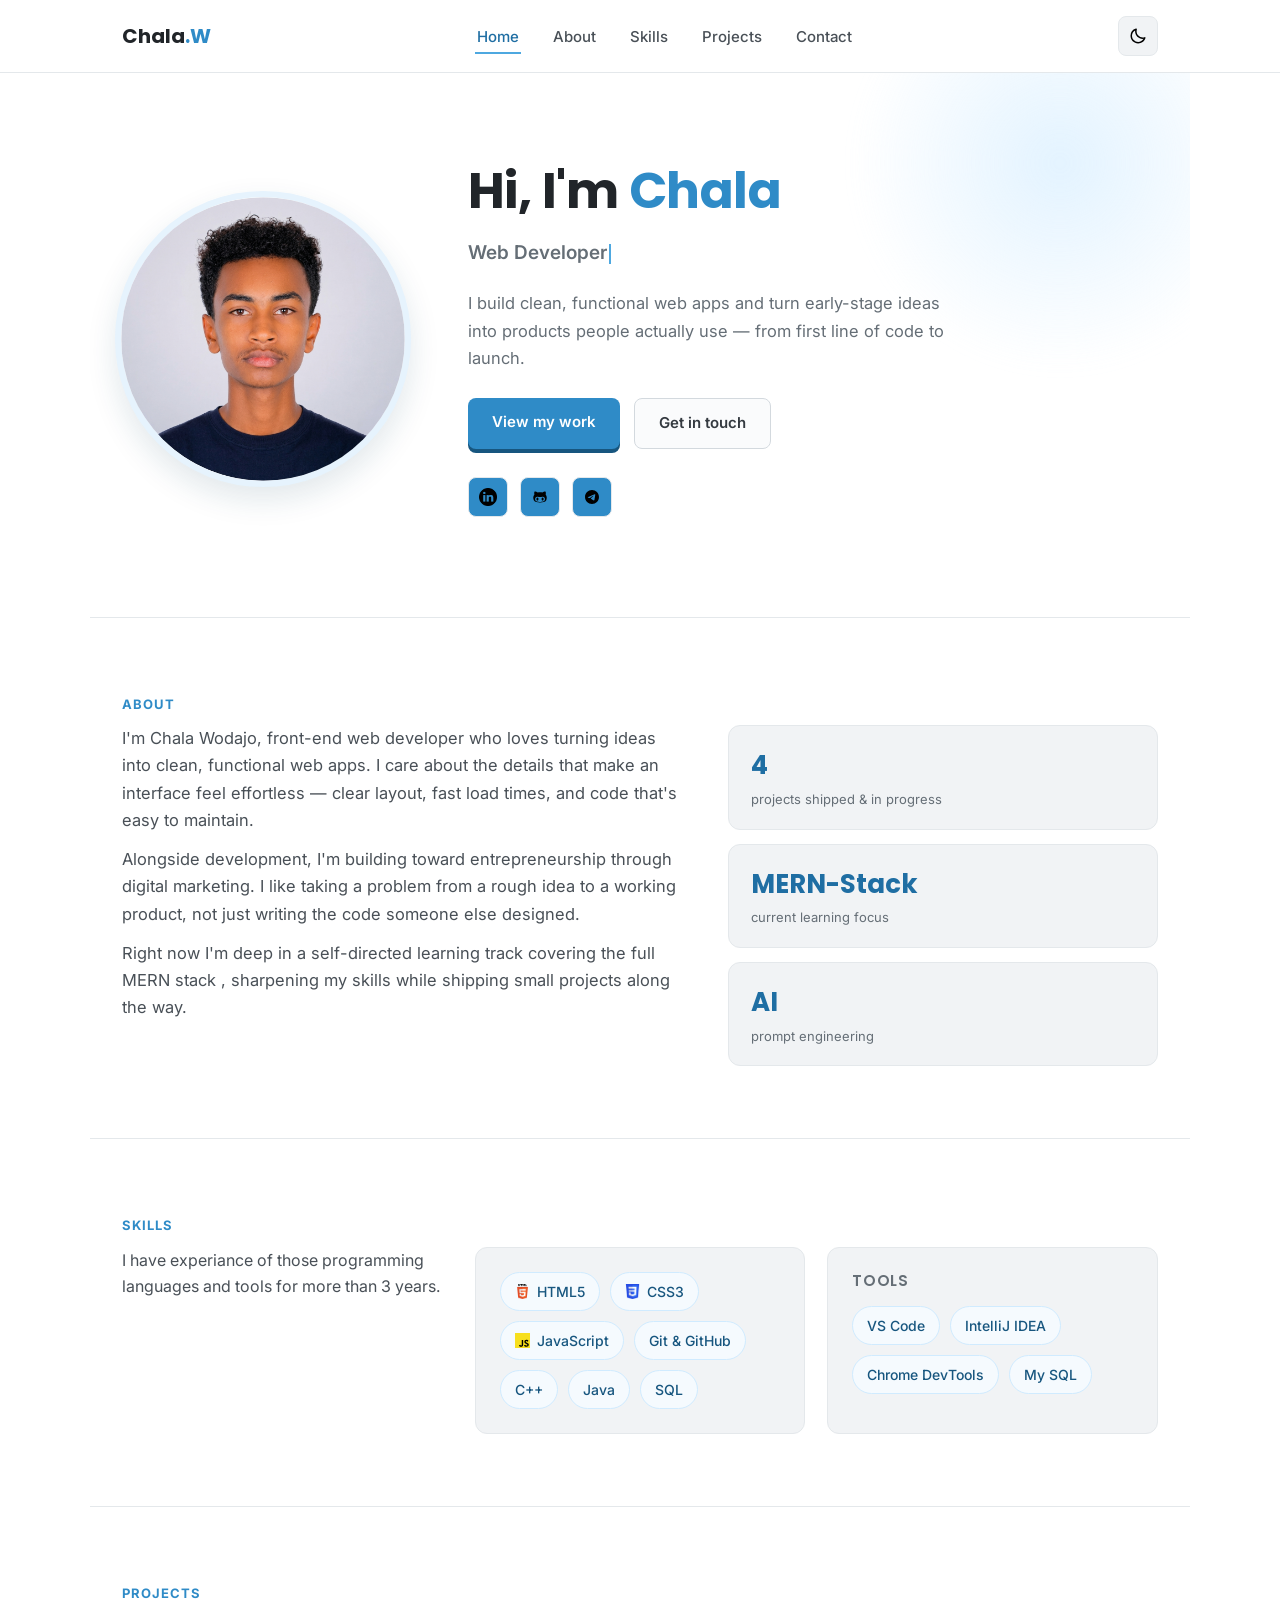
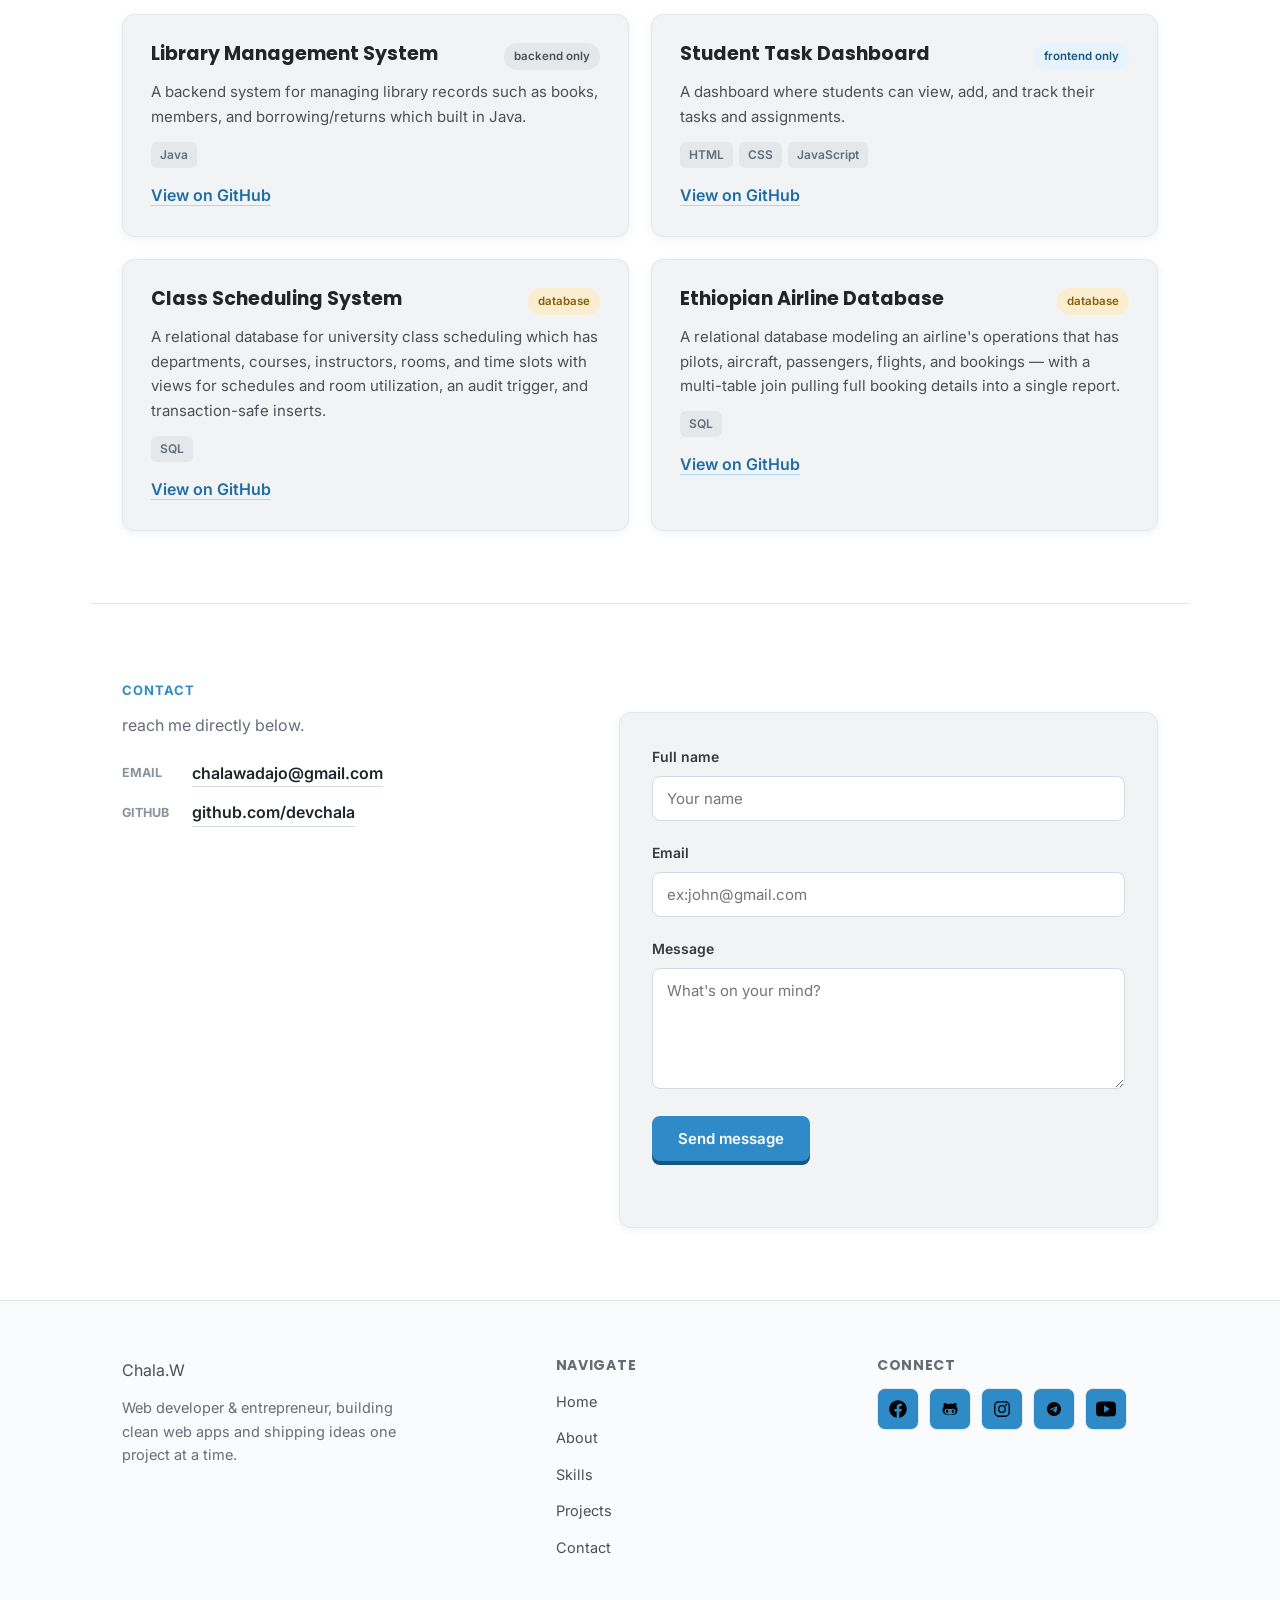
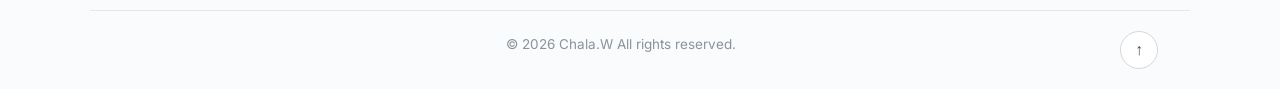
<file: index.html>
<!doctype html>
<html lang="en">
  <head>
    <meta
      name="google-site-verification"
      content="bfloqedykIVZ8n2XJBo2Yd0382E42iGwDVZKL_Lngfw"
    />
    <meta charset="UTF-8" />
    <meta name="viewport" content="width=device-width, initial-scale=1.0" />
    <title>Chala Wodajo | Portfolio</title>
    <meta
      name="google-site-verification"
      content="bfloqedykIVZ8n2XJBo2Yd0382E42iGwDVZKL_Lngfw"
    />
    <link rel="preconnect" href="https://fonts.googleapis.com" />
    <link rel="preconnect" href="https://fonts.gstatic.com" crossorigin />
    <link
      href="https://fonts.googleapis.com/css2?family=Poppins:wght@500;600;700&family=Inter:wght@400;500;600;700&display=swap"
      rel="stylesheet"
    />

    <link rel="stylesheet" href="style.css" />
  </head>
  <body>
    <header class="header">
      <nav class="navbar">
        <a href="#home" class="logo">Chala<span>.W</span></a>

        <ul id="navList">
          <li><a class="nav-link" href="#home">Home</a></li>
          <li><a class="nav-link" href="#about">About</a></li>
          <li><a class="nav-link" href="#skills">Skills</a></li>
          <li><a class="nav-link" href="#projects">Projects</a></li>
          <li><a class="nav-link" href="#contact">Contact</a></li>
        </ul>
        <div class="nav-actions">
          <button
            id="themeToggle"
            class="theme-toggle"
            aria-label="Toggle dark mode"
            aria-pressed="false"
          >
            <img src="image/moon.svg" alt="" class="icon-moon" />
            <img src="image/sun.svg" alt="" class="icon-sun" />
          </button>

          <button
            id="navToggle"
            class="nav-toggle"
            aria-label="Toggle navigation menu"
            aria-expanded="false"
          >
            <span></span>
          </button>
        </div>
      </nav>
    </header>

    <main>
      <section id="home" class="hero">
        <div class="hero-glow" aria-hidden="true"></div>
        <div class="hero-image">
          <img
            src="image/Chala-Wodajo.jpeg"
            alt="Chala-Wodajo"
            class="profilepic"
          />
        </div>

        <div class="hero-text">
          <h1>Hi, I'm <span class="accent">Chala</span></h1>
          <p class="role">
            <span id="typewriter"></span
            ><span class="cursor" aria-hidden="true"></span>
          </p>
          <p class="lede">
            I build clean, functional web apps and turn early-stage ideas into
            products people actually use — from first line of code to launch.
          </p>

          <div class="cta-row">
            <a href="#projects" class="btn btn-primary">View my work</a>
            <a href="#contact" class="btn btn-ghost">Get in touch</a>
          </div>

          <div class="social-row" aria-label="Social links">
            <!-- FACEBOOK -->
            <a
              href="https://www.linkedin.com/in/chalawodajo"
              target="_blank"
              rel="noopener"
              aria-label="linkedin"
            >
              <img src="image/linkedin.png" alt="linkedin icon" width="18" />
            </a>
            <!-- GITHUB -->
            <a
              href="https://github.com/devchala"
              target="_blank"
              rel="noopener"
              aria-label="GitHub"
            >
              <img src="image/github.svg" alt="" width="18" />
            </a>

            <!-- TELEGRAM -->
            <a
              href="https://t.me/realcwb"
              target="_blank"
              rel="noopener"
              aria-label="Telegram"
            >
              <img src="image/telegram.svg" alt="" width="18" />
            </a>
          </div>
        </div>
      </section>
      <section id="about" class="block reveal">
        <span class="eyebrow">About</span>
        <div class="about-grid">
          <div>
            <p>
              I'm Chala Wodajo, front-end web developer who loves turning ideas
              into clean, functional web apps. I care about the details that
              make an interface feel effortless — clear layout, fast load times,
              and code that's easy to maintain.
            </p>
            <p>
              Alongside development, I'm building toward entrepreneurship
              through digital marketing. I like taking a problem from a rough
              idea to a working product, not just writing the code someone else
              designed.
            </p>
            <p>
              Right now I'm deep in a self-directed learning track covering the
              full MERN stack , sharpening my skills while shipping small
              projects along the way.
            </p>
          </div>

          <div class="stat-list">
            <div class="stat-card">
              <span class="stat-num">4</span>
              <span class="stat-label">projects shipped &amp; in progress</span>
            </div>
            <div class="stat-card">
              <span class="stat-num">MERN-Stack</span>
              <span class="stat-label">current learning focus</span>
            </div>
            <div class="stat-card">
              <span class="stat-num">AI</span>
              <span class="stat-label">prompt engineering</span>
            </div>
          </div>
        </div>
      </section>

      <section id="skills" class="block reveal">
        <span class="eyebrow">Skills</span>
        <div class="skills-groups">
          <p>
            I have experiance of those programming languages and tools for more
            than 3 years.
          </p>

          <div class="skill-card">
            <ul class="tag-list">
              <li>
                <img src="image/HTML5_logo.webp" alt="" class="tag-icon" />HTML5
              </li>
              <li>
                <img src="image/CSS3_logo.webp" alt="" class="tag-icon" />CSS3
              </li>
              <li>
                <img
                  src="image/javascript-logo.svg"
                  alt=""
                  class="tag-icon"
                />JavaScript
              </li>
              <li>Git &amp; GitHub</li>
              <li>C++</li>
              <li>Java</li>
              <li>SQL</li>
            </ul>
          </div>

          <div class="skill-card">
            <h3>Tools</h3>
            <ul class="tag-list">
              <li>VS Code</li>
              <li>IntelliJ IDEA</li>
              <li>Chrome DevTools</li>
              <li>My SQL</li>
            </ul>
          </div>
        </div>
      </section>
      <section id="projects" class="block reveal">
        <span class="eyebrow">Projects</span>
        <div class="project-grid">
          <div class="project-box">
            <div class="project-top">
              <h3>Library Management System</h3>
              <span class="status-pill">backend only</span>
            </div>
            <p>
              A backend system for managing library records such as books,
              members, and borrowing/returns which built in Java.
            </p>
            <div class="project-stack"><span>Java</span></div>
            <a
              href="https://github.com/devchala/library-management-system-java"
              target="_blank"
              rel="noopener"
              class="project-link"
            >
              View on GitHub
            </a>
          </div>

          <div class="project-box">
            <div class="project-top">
              <h3>Student Task Dashboard</h3>
              <span class="status-pill status-front">frontend only</span>
            </div>
            <p>
              A dashboard where students can view, add, and track their tasks
              and assignments.
            </p>
            <div class="project-stack">
              <span>HTML</span><span>CSS</span><span>JavaScript</span>
            </div>
            <a
              href="https://github.com/devchala/chala-student-task-dashboard"
              target="_blank"
              rel="noopener"
              class="project-link"
            >
              View on GitHub
            </a>
          </div>

          <div class="project-box">
            <div class="project-top">
              <h3>Class Scheduling System</h3>
              <span class="status-pill status-db">database</span>
            </div>
            <p>
              A relational database for university class scheduling which has
              departments, courses, instructors, rooms, and time slots with
              views for schedules and room utilization, an audit trigger, and
              transaction-safe inserts.
            </p>
            <div class="project-stack"><span>SQL</span></div>
            <a
              href="https://github.com/devchala/Library-Management-System-SQL"
              target="_blank"
              rel="noopener"
              class="project-link"
            >
              View on GitHub
            </a>
          </div>

          <div class="project-box">
            <div class="project-top">
              <h3>Ethiopian Airline Database</h3>
              <span class="status-pill status-db">database</span>
            </div>
            <p>
              A relational database modeling an airline's operations that has
              pilots, aircraft, passengers, flights, and bookings — with a
              multi-table join pulling full booking details into a single
              report.
            </p>
            <div class="project-stack"><span>SQL</span></div>
            <a
              href="https://github.com/devchala/Ethiopian_Airline_System_Demo"
              target="_blank"
              rel="noopener"
              class="project-link"
            >
              View on GitHub
            </a>
          </div>
        </div>
      </section>

      <section id="contact" class="block reveal">
        <span class="eyebrow">Contact</span>
        <div class="contact-layout">
          <div class="contact-intro">
            <p>reach me directly below.</p>
            <ul class="contact-direct">
              <li>
                <span class="k">Email</span>
                <a href="mailto:chalawadajo@gmail.com">chalawadajo@gmail.com</a>
              </li>
              <li>
                <span class="k">GitHub</span>
                <a
                  href="https://github.com/devchala"
                  target="_blank"
                  rel="noopener"
                  >github.com/devchala</a
                >
              </li>
            </ul>
          </div>

          <form id="contactForm" class="contact-form" novalidate>
            <div class="form-group">
              <label for="fullName">Full name</label>
              <input
                type="text"
                id="fullName"
                name="fullName"
                placeholder="Your name"
                required
              />
            </div>

            <div class="form-group">
              <label for="email">Email</label>
              <input
                type="email"
                id="email"
                name="email"
                placeholder="ex:john@gmail.com"
                required
              />
            </div>

            <div class="form-group">
              <label for="message">Message</label>
              <textarea
                id="message"
                name="message"
                rows="5"
                placeholder="What's on your mind?"
                required
              ></textarea>
            </div>

            <button type="submit" class="btn-submit">
              <span class="btn-label">Send message</span>
            </button>
            <p id="formStatus" class="form-status" aria-live="polite"></p>
          </form>
        </div>
      </section>
    </main>

    <footer class="footer">
      <div class="footer-inner">
        <div class="footer-brand">
          <a href="#home" class="logo">Chala<span>.W</span></a>
          <p>
            Web developer & entrepreneur, building clean web apps and shipping
            ideas one project at a time.
          </p>
        </div>

        <div class="footer-links">
          <h4>Navigate</h4>
          <ul>
            <li><a href="#home">Home</a></li>
            <li><a href="#about">About</a></li>
            <li><a href="#skills">Skills</a></li>
            <li><a href="#projects">Projects</a></li>
            <li><a href="#contact">Contact</a></li>
          </ul>
        </div>

        <div class="footer-connect">
          <h4>Connect</h4>
          <div class="social">
            <!-- FACEBOOK -->
            <a
              href="https://web.facebook.com/profile.php?id=100081140001787"
              target="_blank"
              rel="noopener"
              aria-label="Facebook"
            >
              <img src="image/facebook.svg" alt="" width="20" />
            </a>
            <!-- GITHUB -->
            <a
              href="https://github.com/devchala"
              target="_blank"
              rel="noopener"
              aria-label="GitHub"
            >
              <img src="image/github.svg" alt="" width="20" />
            </a>

            <!-- INSTAGRAM -->
            <a
              href="https://www.instagram.com/the.dreamer2006?igsi=eGtkYTA4N21scnFs"
              target="_blank"
              rel="noopener"
              aria-label="Instagram"
            >
              <img src="image/instagram.svg" alt="" width="18" />
            </a>
            <!-- TELEGRAM -->
            <a
              href="https://t.me/realcwb"
              target="_blank"
              rel="noopener"
              aria-label="Telegram"
            >
              <img src="image/telegram.svg" alt="" width="18" />
            </a>

            <!-- YOUTUBE -->
            <a
              href="https://www.youtube.com/@devchala1"
              target="_blank"
              rel="noopener"
              aria-label="YouTube"
            >
              <img src="image/youtube.svg" alt="" width="20" />
            </a>
          </div>
        </div>
      </div>

      <div class="footer-bottom">
        <p id="footer-bottom-note">
          &copy; <span id="year"></span> Chala.W All rights reserved.
        </p>
        <button id="backToTop" class="back-to-top" aria-label="Back to top">
          ↑
        </button>
      </div>
    </footer>

    <script src="script.js"></script>
  </body>
</html>
</file>
<file: style.css>
/* ==========================================================
   TOKENS
   Primary scale derived from #D0EBFF · Gray scale from #F1F3F5
   ========================================================== */
:root {
  --primary-50: #f5fafe;
  --primary-100: #e6f3fd;
  --primary-200: #d0ebff;
  --primary-300: #a8d9fb;
  --primary-400: #7cc2f0;
  --primary-500: #4ea8e0;
  --primary-600: #2f8bc7;
  --primary-700: #1f6ea3;
  --primary-800: #17567f;
  --primary-900: #123f5c;

  --gray-50: #fafbfc;
  --gray-100: #f1f3f5;
  --gray-200: #e4e8eb;
  --gray-300: #d3d9de;
  --gray-400: #b0b8bf;
  --gray-500: #8a939b;
  --gray-600: #656e76;
  --gray-700: #495057;
  --gray-800: #343a40;
  --gray-900: #212529;

  --white: #ffffff;

  --font-display: "Poppins", "Segoe UI", sans-serif;
  --font-body: "Inter", "Segoe UI", sans-serif;

  --radius-sm: 8px;
  --radius-md: 12px;
  --radius-lg: 20px;
  --maxw: 1100px;

  --shadow-sm: 0 2px 8px rgba(18, 63, 92, 0.07);
  --shadow-md: 0 12px 28px rgba(18, 63, 92, 0.12);

  --transition-theme:
    background-color 0.3s ease, color 0.3s ease, border-color 0.3s ease;
}

/* ---- Dark mode: same tokens, inverted scale ---- */
[data-theme="dark"] {
  --white: #0e1318;

  --gray-50: #151b21;
  --gray-100: #1b222a;
  --gray-200: #262e37;
  --gray-300: #333d47;
  --gray-400: #4b5661;
  --gray-500: #6b7680;
  --gray-600: #8b96a0;
  --gray-700: #c3cbd1;
  --gray-800: #dbe1e5;
  --gray-900: #f4f6f8;

  --primary-50: #16324a;
  --primary-100: #123f5c;
  --primary-200: #17567f;
  --primary-300: #1f6ea3;
  --primary-400: #2f8bc7;
  --primary-500: #4ea8e0;
  --primary-600: #7cc2f0;
  --primary-700: #a8d9fb;
  --primary-800: #d0ebff;
  --primary-900: #e6f3fd;

  --shadow-sm: 0 2px 10px rgba(0, 0, 0, 0.35);
  --shadow-md: 0 14px 32px rgba(0, 0, 0, 0.5);
}

* {
  box-sizing: border-box;
}
html {
  scroll-behavior: smooth;
}

body {
  margin: 0;
  font-family: var(--font-body);
  color: var(--gray-700);
  background: var(--white);
  line-height: 1.65;
  -webkit-font-smoothing: antialiased;
  transition: var(--transition-theme);
}

img {
  max-width: 100%;
  display: block;
}
a {
  color: inherit;
  text-decoration: none;
}
ul {
  margin: 0;
  padding: 0;
  list-style: none;
}

h1,
h2,
h3,
h4 {
  font-family: var(--font-display);
  color: var(--gray-900);
  margin: 0 0 16px;
  line-height: 1.2;
  transition: var(--transition-theme);
}

p {
  margin: 0 0 12px;
}

:focus-visible {
  outline: 2px solid var(--primary-600);
  outline-offset: 3px;
}

@media (prefers-reduced-motion: reduce) {
  *,
  *::before,
  *::after {
    animation-duration: 0.001ms !important;
    animation-iteration-count: 1 !important;
    transition-duration: 0.001ms !important;
    scroll-behavior: auto !important;
  }
}

.eyebrow {
  display: inline-block;
  font-family: var(--font-body);
  font-size: 13px;
  font-weight: 700;
  letter-spacing: 0.08em;
  text-transform: uppercase;
  color: var(--primary-600);
  margin-bottom: 10px;
}
.header {
  position: sticky;
  top: 0;
  z-index: 100;
  background: color-mix(in srgb, var(--white) 88%, transparent);
  backdrop-filter: blur(10px);
  border-bottom: 1px solid var(--gray-200);
  transition: var(--transition-theme);
}
.navbar {
  max-width: var(--maxw);
  margin: 0 auto;
  padding: 16px 32px;
  display: flex;
  align-items: center;
  justify-content: space-between;
  gap: 16px;
  position: relative;
}
.navbar .logo {
  font-family: var(--font-display);
  font-weight: 700;
  font-size: 20px;
  color: var(--gray-900);
}

.navbar .logo span {
  color: var(--primary-600);
}
.navbar ul {
  display: flex;
  gap: 30px;
}
.navbar ul li a {
  font-weight: 500;
  font-size: 15px;
  color: var(--gray-700);
  position: relative;
  padding: 4px 2px;
  transition: color 0.2s ease;
}
.navbar ul li a::after {
  content: "";
  position: absolute;
  left: 0;
  bottom: -4px;
  width: 0%;
  height: 2px;
  background: var(--primary-500);
  transition: width 0.25s ease;
}
.navbar ul li a:hover,
.navbar ul li a:focus-visible,
.navbar ul li a.active {
  color: var(--primary-700);
}

.navbar ul li a:hover::after,
.navbar ul li a:focus-visible::after,
.navbar ul li a.active::after {
  width: 100%;
}

.nav-actions {
  display: flex;
  align-items: center;
  gap: 10px;
}

.theme-toggle,
.nav-toggle {
  width: 40px;
  height: 40px;
  border-radius: var(--radius-sm);
  border: 1px solid var(--gray-200);
  background: var(--gray-100);
  cursor: pointer;
  transition:
    var(--transition-theme),
    transform 0.2s ease,
    border-color 0.2s ease;
}
.theme-toggle {
  display: flex;
  align-items: center;
  justify-content: center;
}

.theme-toggle img {
  width: 18px;
  height: 18px;
}
.icon-sun {
  display: none;
}
[data-theme="dark"] .icon-moon {
  display: none;
}
[data-theme="dark"] .icon-sun {
  display: block;
}

.theme-toggle:hover,
.nav-toggle:hover {
  transform: translateY(-2px);
  border-color: var(--primary-400);
}

.nav-toggle {
  display: none;
  position: relative;
}
.nav-toggle span,
.nav-toggle span::before,
.nav-toggle span::after {
  content: "";
  position: absolute;
  height: 3px;
  border-radius: 999px;
  background: var(--gray-800);
  transition:
    transform 0.2s ease,
    opacity 0.2s ease,
    background 0.2s ease,
    width 0.2s ease,
    left 0.2s ease;
}
/* middle bar — full width, centered */
.nav-toggle span {
  top: 18px;
  left: 9px;
  width: 22px;
}
/* top bar — shorter, centered */
.nav-toggle span::before {
  top: -7px;
  left: 4px;
  width: 14px;
}
/* bottom bar — medium, centered */
.nav-toggle span::after {
  top: 7px;
  left: 2px;
  width: 18px;
}
.nav-toggle.open span {
  background: transparent;
}
.nav-toggle.open span::before {
  left: 9px;
  width: 22px;
  transform: translateY(7px) rotate(45deg);
}
.nav-toggle.open span::after {
  left: 9px;
  width: 22px;
  transform: translateY(-7px) rotate(-45deg);
}

@media (max-width: 780px) {
  .nav-toggle {
    display: block;
  }
  .navbar ul {
    position: absolute;
    top: calc(100% + 1px);
    left: 0;
    right: 0;
    flex-direction: column;
    gap: 0;
    background: var(--white);
    border: 1px solid var(--gray-200);
    border-top: none;
    border-radius: 0 0 var(--radius-md) var(--radius-md);
    max-height: 0;
    overflow: hidden;
    transition:
      max-height 0.3s ease,
      var(--transition-theme);
    box-shadow: var(--shadow-md);
  }

  .navbar ul.open {
    max-height: 340px;
  }
  .navbar ul li {
    border-top: 1px solid var(--gray-200);
  }
  .navbar ul li a {
    display: block;
    padding: 16px 24px;
  }
  .navbar ul li a::after {
    display: none;
  }
}

.hero {
  position: relative;
  max-width: var(--maxw);
  margin: 0 auto;
  padding: 88px 32px 100px;
  display: flex;
  align-items: center;
  gap: 64px;
  overflow: hidden;
}

.hero-glow {
  position: absolute;
  top: -120px;
  right: -80px;
  width: 420px;
  height: 420px;
  background: radial-gradient(circle, var(--primary-200) 0%, transparent 70%);
  opacity: 0.6;
  filter: blur(10px);
  z-index: -1;
  animation: floatGlow 8s ease-in-out infinite;
}

@keyframes floatGlow {
  0%,
  100% {
    transform: translate(0, 0) scale(1);
  }
  50% {
    transform: translate(-20px, 24px) scale(1.08);
  }
}

.hero-image {
  flex: 0 0 auto;
  position: relative;
  text-align: center;
  animation: fadeInLeft 0.7s ease both;
}

.profilepic {
  width: 250px;
  height: 250px;
  object-fit: cover;
  border-radius: 50%;
  border: 6px solid var(--primary-100);
  box-shadow: var(--shadow-md);
  background: var(--gray-100);
  transition:
    transform 0.3s ease,
    box-shadow 0.3s ease;
  transform: scale(1.05);
  height: clamp(220px, 22vw, 340px);
  width: clamp(220px, 22vw, 340px);
}

.profilepic {
  animation: floatPic 4s ease-in-out infinite;
}

@keyframes floatPic {
  0%,
  100% {
    transform: translateY(0);
  }
  50% {
    transform: translateY(-8px);
  }
}

.status-badge {
  display: inline-flex;
  align-items: center;
  gap: 7px;
  margin-top: 16px;
  font-size: 13px;
  font-weight: 600;
  color: var(--primary-800);
  background: var(--primary-50);
  border: 1px solid var(--primary-200);
  padding: 7px 14px;
  border-radius: 999px;
}

.status-dot {
  width: 8px;
  height: 8px;
  border-radius: 50%;
  background: #1a8f5e;
  animation: pulse 2s ease-in-out infinite;
}

@keyframes pulse {
  0%,
  100% {
    box-shadow: 0 0 0 0 rgba(26, 143, 94, 0.5);
  }
  50% {
    box-shadow: 0 0 0 6px rgba(26, 143, 94, 0);
  }
}

.hero-text {
  flex: 1 1 auto;
  animation: fadeInRight 0.7s ease both;
  animation-delay: 0.1s;
}

.hero-text h1 {
  font-size: clamp(32px, 4.6vw, 50px);
  letter-spacing: -0.01em;
}

.hero-text h1 .accent {
  color: var(--primary-600);
}

.role {
  font-family: var(--font-body);
  font-weight: 600;
  font-size: 19px;
  color: var(--gray-600);
  margin-bottom: 22px;
  min-height: 28px;
}

.cursor {
  display: inline-block;
  width: 2px;
  height: 20px;
  background: var(--primary-500);
  margin-left: 2px;
  vertical-align: middle;
  animation: blink 0.9s steps(1) infinite;
}

@keyframes blink {
  50% {
    opacity: 0;
  }
}

.lede {
  max-width: 50ch;
  font-size: 16.5px;
  color: var(--gray-600);
}

.cta-row {
  display: flex;
  gap: 14px;
  margin: 26px 0 28px;
  flex-wrap: wrap;
}

.btn {
  font-family: var(--font-body);
  font-weight: 600;
  font-size: 15px;
  padding: 12px 24px;
  border-radius: var(--radius-sm);
  transition:
    transform 0.15s ease,
    box-shadow 0.15s ease,
    background 0.2s ease;
}

.btn-primary {
  background: var(--primary-600);
  color: #fff;
  box-shadow: 0 4px 0 var(--primary-800);
}

.btn-primary:hover {
  transform: translateY(-2px);
  background: var(--primary-500);
}

.btn-ghost {
  border: 1px solid var(--gray-300);
  color: var(--gray-800);
  background: var(--gray-50);
}

.btn-ghost:hover {
  border-color: var(--primary-400);
  color: var(--primary-700);
}

.social-row {
  display: flex;
  gap: 12px;
}

.social-row a {
  width: 40px;
  height: 40px;
  border-radius: var(--radius-sm);
  background: #2f8bc7;

  border: 1px solid var(--gray-200);
  display: flex;
  align-items: center;
  justify-content: center;
  transition:
    transform 0.2s ease,
    border-color 0.2s ease,
    background 0.2s ease;
}

.social-row a:hover,
.social-row a:focus-visible {
  border-color: var(--primary-400);
  background: var(--primary-100);
  transform: translateY(-3px);
}

@media (max-width: 760px) {
  .hero {
    flex-direction: column;
    text-align: center;
    padding: 56px 24px 64px;
  }
  .cta-row,
  .social-row {
    justify-content: center;
  }
  .lede {
    margin-left: auto;
    margin-right: auto;
  }
}

.block {
  max-width: var(--maxw);
  margin: 0 auto;
  padding: 72px 32px;
  border-top: 1px solid var(--gray-200);
  transition: var(--transition-theme);
}

.reveal {
  opacity: 0;
  transform: translateY(24px);
  transition:
    opacity 0.7s ease,
    transform 0.7s ease;
}

.reveal.in-view {
  opacity: 1;
  transform: translateY(0);
}

.about-grid {
  display: grid;
  grid-template-columns: 1.3fr 1fr;
  gap: 48px;
  align-items: start;
}

@media (max-width: 820px) {
  .about-grid {
    grid-template-columns: 1fr;
  }
}
.about-grid p {
  max-width: 62ch;
  font-size: 16.5px;
}
.stat-list {
  display: flex;
  flex-direction: column;
  gap: 14px;
}
.stat-card {
  background: var(--gray-100);
  border: 1px solid var(--gray-200);
  border-radius: var(--radius-md);
  padding: 18px 22px;
  transition:
    var(--transition-theme),
    transform 0.2s ease,
    border-color 0.2s ease;
}
.stat-card:hover {
  transform: translateY(-3px);
  border-color: var(--primary-300);
}
.stat-num {
  display: block;
  font-family: var(--font-display);
  font-weight: 700;
  font-size: 26px;
  color: var(--primary-700);
}
.stat-label {
  display: block;
  font-size: 13px;
  color: var(--gray-600);
  margin-top: 2px;
}

.skills-groups {
  display: grid;
  grid-template-columns: repeat(3, 1fr);
  gap: 22px;
}
@media (max-width: 820px) {
  .skills-groups {
    grid-template-columns: 1fr;
  }
}
.skill-card {
  background: var(--gray-100);
  border: 1px solid var(--gray-200);
  border-radius: var(--radius-md);
  padding: 24px;
  transition: var(--transition-theme);
}
.skill-card h3 {
  font-size: 15px;
  font-weight: 600;
  color: var(--gray-600);
  text-transform: uppercase;
  letter-spacing: 0.04em;
  margin-bottom: 16px;
}
.tag-list {
  display: flex;
  flex-wrap: wrap;
  gap: 10px;
}
.tag-list li {
  display: flex;
  align-items: center;
  gap: 7px;
  font-size: 14px;
  font-weight: 500;
  color: var(--primary-800);
  background: var(--primary-50);
  border: 1px solid var(--primary-200);
  padding: 7px 14px;
  border-radius: 999px;
  transition:
    background 0.2s ease,
    transform 0.2s ease,
    var(--transition-theme);
}

.tag-list li:hover {
  background: var(--primary-100);
  transform: translateY(-2px);
}

.tag-icon {
  width: 15px;
  height: 15px;
  object-fit: contain;
}

.project-grid {
  display: grid;
  grid-template-columns: repeat(2, 1fr);
  gap: 22px;
}

@media (max-width: 800px) {
  .project-grid {
    grid-template-columns: 1fr;
  }
}

.project-box {
  background: var(--gray-100);
  border: 1px solid var(--gray-200);
  border-radius: var(--radius-md);
  padding: 28px;
  box-shadow: var(--shadow-sm);
  opacity: 0;
  animation: fadeInUp 0.6s ease forwards;
  transition:
    transform 0.25s ease,
    box-shadow 0.25s ease,
    border-color 0.25s ease,
    background 0.25s ease;
}
.project-box:hover {
  transform: translateY(-6px);
  box-shadow: var(--shadow-md);
  border-color: var(--primary-300);
}
.project-top {
  display: flex;
  justify-content: space-between;
  align-items: flex-start;
  gap: 10px;
  margin-bottom: 10px;
}
.project-box h3 {
  font-size: 19px;
  margin: 0;
}
.status-pill {
  font-size: 11.5px;
  font-weight: 600;
  padding: 4px 10px;
  border-radius: 999px;
  white-space: nowrap;
  background: var(--gray-200);
  color: var(--gray-700);
}
.status-pill.status-front {
  background: var(--primary-100);
  color: var(--primary-800);
}
.status-pill.status-db {
  background: #fbeed0;
  color: #8a5b0a;
}
.project-box p {
  font-size: 15px;
  color: var(--gray-700);
}
.project-stack {
  display: flex;
  flex-wrap: wrap;
  gap: 6px;
  font-size: 12px;
  font-weight: 600;
  color: var(--gray-600);
  margin-bottom: 14px;
}

.project-stack span {
  background: var(--gray-200);
  padding: 3px 9px;
  border-radius: 6px;
}

.project-link {
  font-weight: 600;
  color: var(--primary-700);
  border-bottom: 1px solid var(--primary-300);
}

.project-link:hover,
.project-link:focus-visible {
  color: var(--primary-900);
  border-color: var(--primary-600);
}

.project-grid .project-box:nth-child(1) {
  animation-delay: 0.05s;
}
.project-grid .project-box:nth-child(2) {
  animation-delay: 0.15s;
}
.project-grid .project-box:nth-child(3) {
  animation-delay: 0.25s;
}
.project-grid .project-box:nth-child(4) {
  animation-delay: 0.35s;
}

/* ---- Contact ---- */
.contact-layout {
  display: grid;
  grid-template-columns: 1fr 1.2fr;
  gap: 48px;
  align-items: start;
}

@media (max-width: 820px) {
  .contact-layout {
    grid-template-columns: 1fr;
  }
}

.contact-intro p {
  max-width: 46ch;
  color: var(--gray-600);
}

.contact-direct {
  margin-top: 22px;
}
.contact-direct li {
  display: flex;
  align-items: center;
  gap: 10px;
  margin-bottom: 12px;
}
.contact-direct .k {
  font-size: 12.5px;
  font-weight: 700;
  text-transform: uppercase;
  color: var(--gray-500);
  width: 60px;
  flex-shrink: 0;
}
.contact-direct a {
  font-weight: 600;
  color: var(--gray-900);
  border-bottom: 1px solid var(--gray-300);
}
.contact-direct a:hover {
  color: var(--primary-700);
  border-color: var(--primary-500);
}

.contact-form {
  background: var(--gray-100);
  border: 1px solid var(--gray-200);
  border-radius: var(--radius-md);
  padding: 32px;
  box-shadow: var(--shadow-sm);
  transition: var(--transition-theme);
}

.form-group {
  margin-bottom: 20px;
}

.form-group label {
  display: block;
  font-size: 14px;
  font-weight: 600;
  color: var(--gray-800);
  margin-bottom: 8px;
}

.contact-form input,
.contact-form textarea {
  width: 100%;
  font-family: var(--font-body);
  font-size: 15px;
  color: var(--gray-900);
  background: var(--white);
  border: 1px solid var(--gray-300);
  border-radius: var(--radius-sm);
  padding: 12px 14px;
  resize: vertical;
  transition:
    var(--transition-theme),
    border-color 0.2s ease,
    box-shadow 0.2s ease;
}

.contact-form input:focus,
.contact-form textarea:focus {
  outline: none;
  border-color: var(--primary-500);
  box-shadow: 0 0 0 3px var(--primary-100);
}

.btn-submit {
  font-family: var(--font-body);
  font-weight: 600;
  font-size: 15px;
  color: #fff;
  background: var(--primary-600);
  border: none;
  border-radius: var(--radius-sm);
  padding: 13px 26px;
  cursor: pointer;
  box-shadow: 0 4px 0 var(--primary-800);
  transition:
    transform 0.15s ease,
    background 0.2s ease;
}

.btn-submit:hover {
  background: var(--primary-500);
  transform: translateY(-2px);
}
.btn-submit:active {
  transform: translateY(0);
  box-shadow: 0 2px 0 var(--primary-800);
}
.btn-submit.sending {
  opacity: 0.7;
  cursor: wait;
}

.form-status {
  margin: 14px 0 0;
  font-size: 14px;
  font-weight: 500;
  min-height: 20px;
}

.form-status.success {
  color: #1a8f5e;
}
.form-status.error {
  color: #d64545;
}

@media (max-width: 600px) {
  .contact-form {
    padding: 24px;
  }
}

@keyframes fadeInUp {
  from {
    opacity: 0;
    transform: translateY(22px);
  }
  to {
    opacity: 1;
    transform: translateY(0);
  }
}
@keyframes fadeInLeft {
  from {
    opacity: 0;
    transform: translateX(-24px);
  }
  to {
    opacity: 1;
    transform: translateX(0);
  }
}
@keyframes fadeInRight {
  from {
    opacity: 0;
    transform: translateX(24px);
  }
  to {
    opacity: 1;
    transform: translateX(0);
  }
}

/* ==========================================================
   FOOTER
   ========================================================== */
.footer {
  border-top: 1px solid var(--gray-200);
  background: var(--gray-50);
  transition: var(--transition-theme);
}

.footer-inner {
  max-width: var(--maxw);
  margin: 0 auto;
  padding: 56px 32px 40px;
  display: grid;
  grid-template-columns: 1.4fr 1fr 1fr;
  gap: 40px;
}

@media (max-width: 700px) {
  .footer-inner {
    grid-template-columns: 1fr;
    text-align: center;
  }
}

.footer-brand p {
  margin-top: 12px;
  max-width: 34ch;
  color: var(--gray-600);
  font-size: 14.5px;
}

@media (max-width: 700px) {
  .footer-brand p {
    margin-left: auto;
    margin-right: auto;
  }
}

.footer h4 {
  font-size: 14px;
  text-transform: uppercase;
  letter-spacing: 0.05em;
  color: var(--gray-600);
  margin-bottom: 14px;
}

.footer-links ul li {
  margin-bottom: 10px;
}
.footer-links a {
  color: var(--gray-700);
  font-size: 14.5px;
}
.footer-links a:hover {
  color: var(--primary-700);
}

.footer-connect .social {
  display: flex;
  gap: 10px;
  flex-wrap: wrap;
}

@media (max-width: 700px) {
  .footer-connect .social {
    justify-content: center;
  }
}

.footer-connect .social a {
  width: 42px;
  height: 42px;
  display: flex;
  align-items: center;
  justify-content: center;
  border-radius: var(--radius-sm);
  background: #2f8bc7;
  border: 1px solid var(--gray-200);
  transition:
    transform 0.2s ease,
    border-color 0.2s ease,
    background 0.2s ease;
}

.footer-connect .social a:hover {
  transform: translateY(-3px);
  border-color: var(--primary-400);
  background: var(--primary-100);
}

.footer-bottom {
  max-width: var(--maxw);
  margin: 0 auto;
  padding: 20px 32px;
  border-top: 1px solid var(--gray-200);
  display: flex;
  align-items: center;
  justify-content: space-between;
  font-size: 13.5px;
  color: var(--gray-500);
}
#footer-bottom-note {
  text-align: center;
  flex: 1;
}
.back-to-top {
  width: 38px;
  height: 38px;
  border-radius: 50%;
  border: 1px solid var(--gray-300);
  background: var(--white);
  color: var(--gray-700);
  cursor: pointer;
  font-size: 16px;
  transition:
    transform 0.2s ease,
    border-color 0.2s ease,
    background 0.2s ease;
}

.back-to-top:hover {
  transform: translateY(-3px);
  border-color: var(--primary-400);
  background: var(--primary-100);
}
</file>
